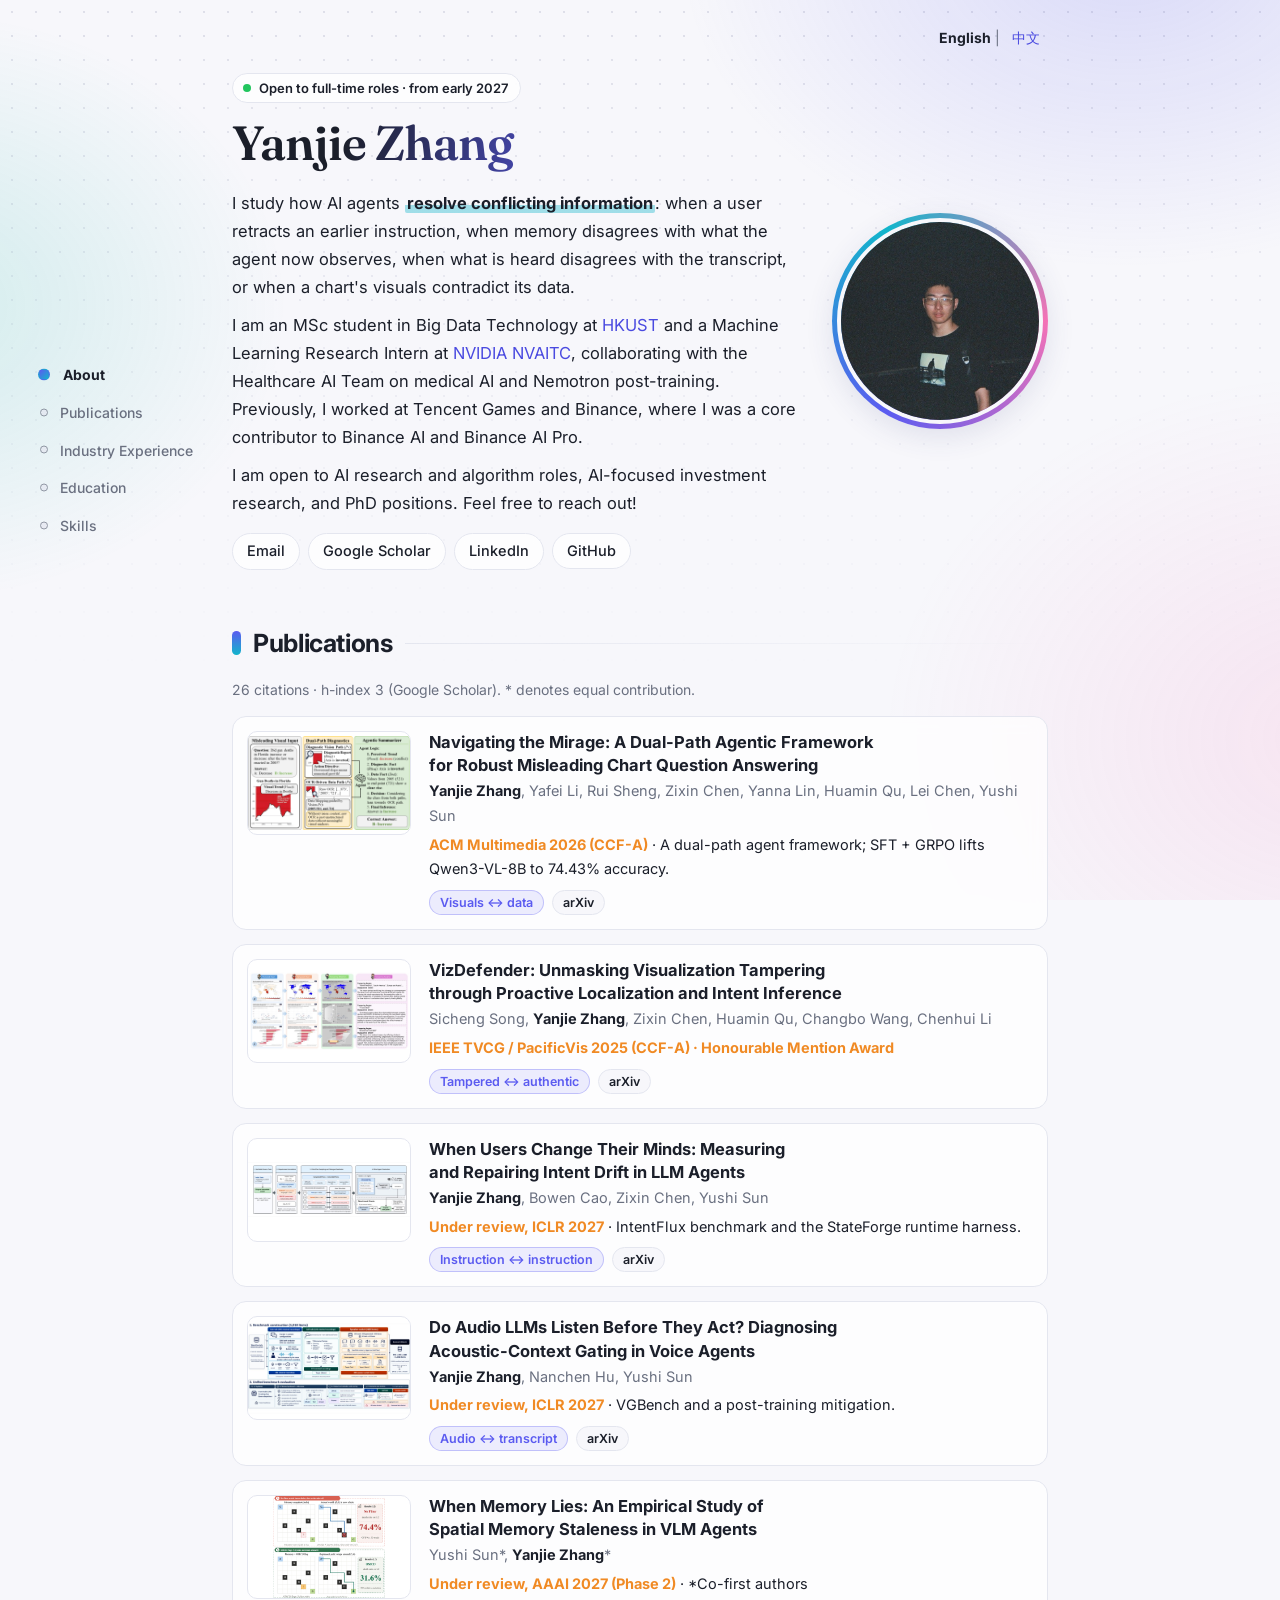
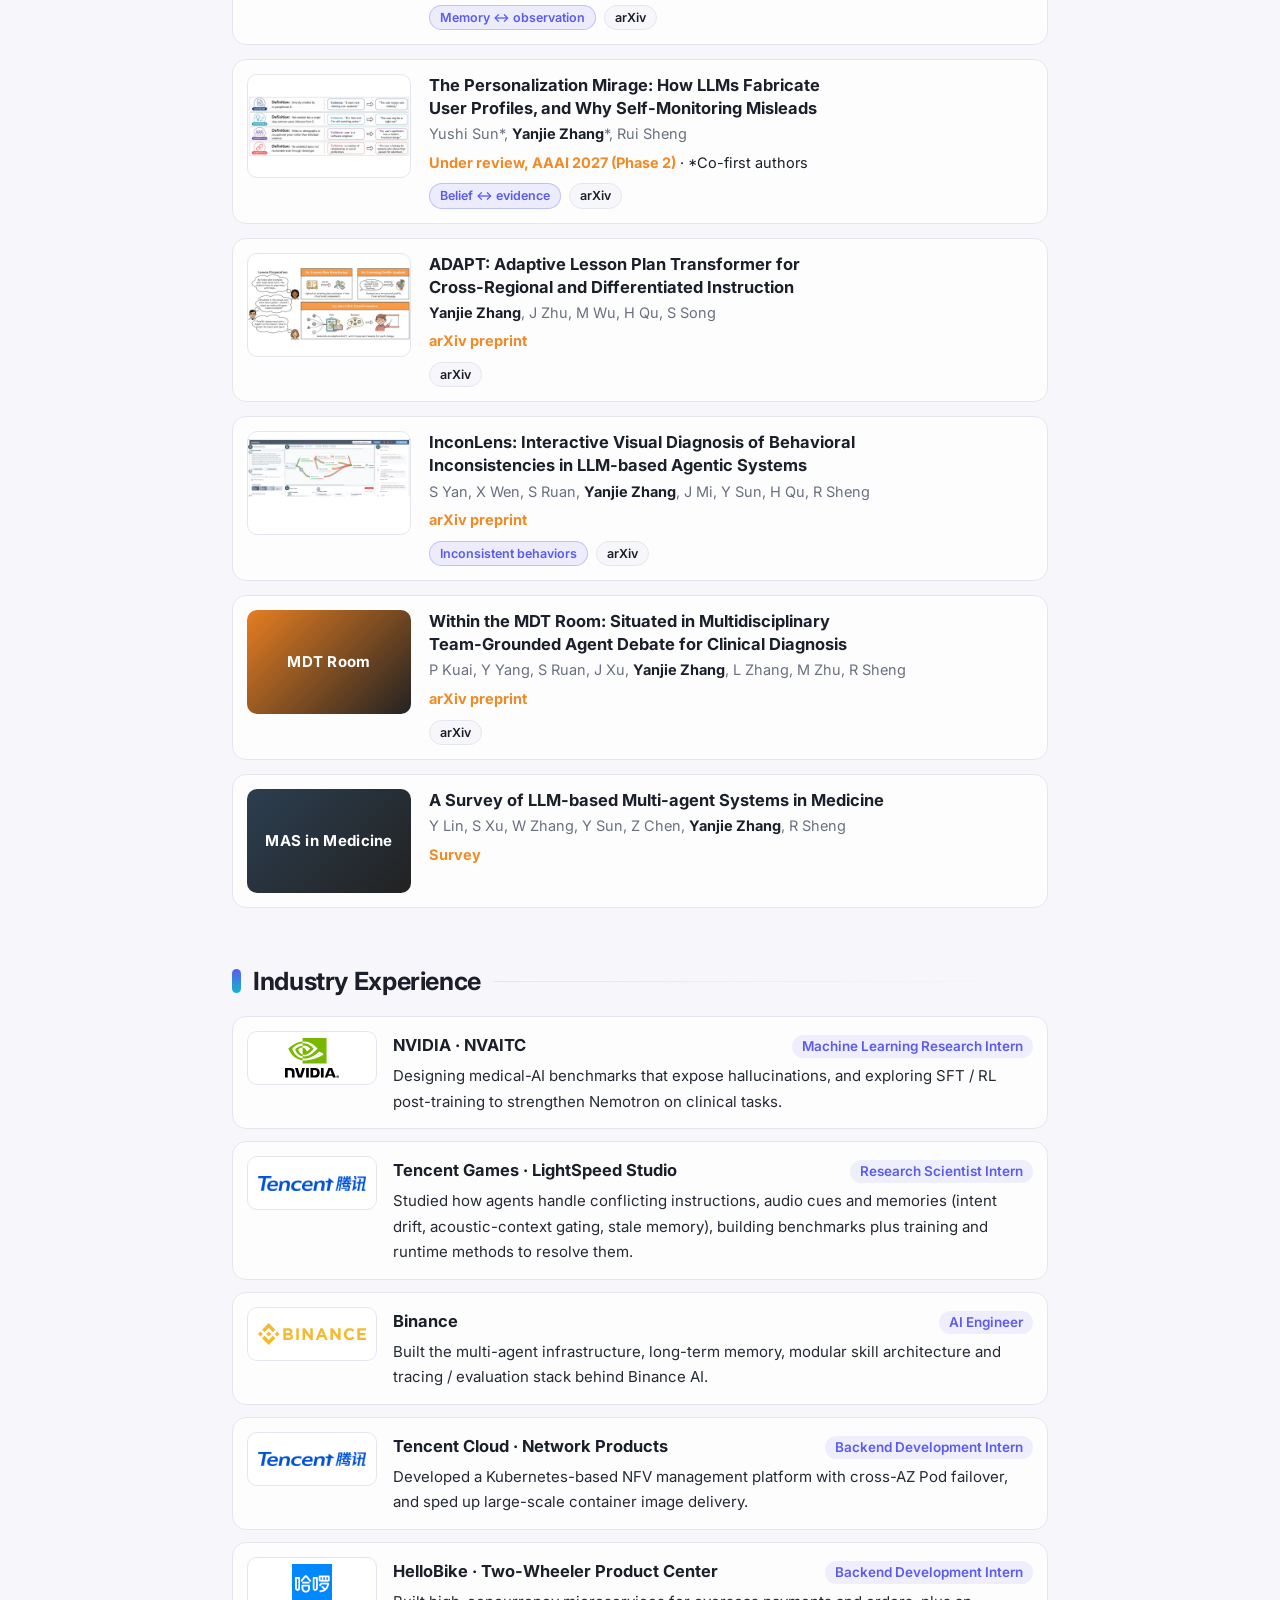
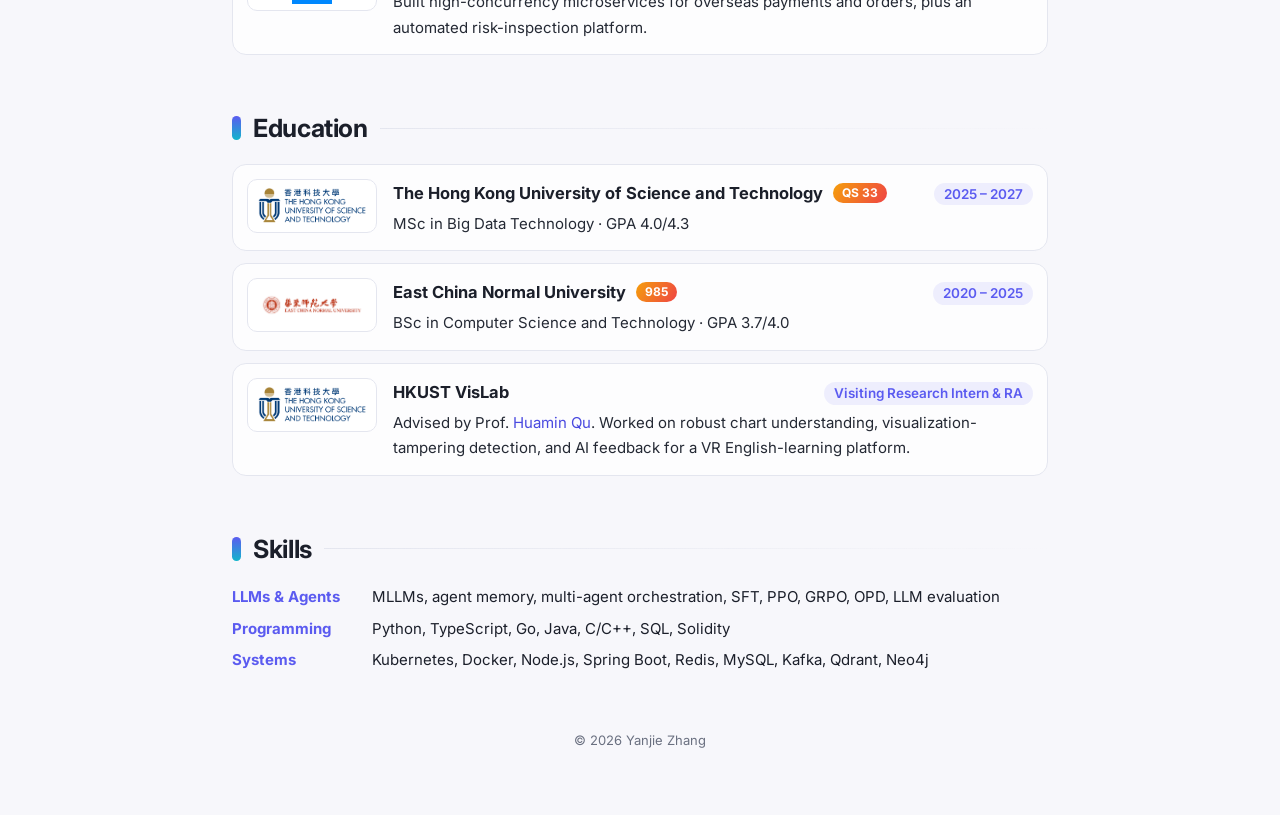
<file: index.html>
<!doctype html>
<html lang="en"><head><meta charset="utf-8"><meta name="viewport" content="width=device-width,initial-scale=1">
<title>Yanjie Zhang</title>
<meta name="description" content="Yanjie Zhang — researching how AI agents resolve conflicting information. MSc at HKUST, research intern at NVIDIA NVAITC.">
<link rel="preconnect" href="https://fonts.googleapis.com"><link rel="preconnect" href="https://fonts.gstatic.com" crossorigin><link rel="stylesheet" href="https://fonts.googleapis.com/css2?family=Fraunces:opsz,wght@9..144,600&family=Inter:wght@400;500;600;700&display=swap"><link rel="stylesheet" href="assets/style.css"></head><body><div class="wrap">
<div class="lang"><b>English</b> | <a href="zh/">中文</a></div>
<div class="intro"><div class="text"><div class="status"><i></i>Open to full-time roles · from early 2027</div><h1>Yanjie Zhang</h1>
<p>I study how AI agents <b class='hl'>resolve conflicting information</b>: when a user retracts an earlier instruction, when memory disagrees with what the agent now observes, when what is heard disagrees with the transcript, or when a chart's visuals contradict its data.</p>
<p>I am an MSc student in Big Data Technology at <a href='https://hkust.edu.hk'>HKUST</a> and a Machine Learning Research Intern at <a href='https://www.nvidia.com'>NVIDIA NVAITC</a>, collaborating with the Healthcare AI Team on medical AI and Nemotron post-training. Previously, I worked at Tencent Games and Binance, where I was a core contributor to Binance AI and Binance AI Pro.</p>
<p>I am open to AI research and algorithm roles, AI-focused investment research, and PhD positions. Feel free to reach out!</p>
<div class="links"><a href="mailto:yjzhang416@gmail.com">Email</a><a href="https://scholar.google.com/citations?user=QmD_SgkAAAAJ">Google Scholar</a><a href="https://www.linkedin.com/in/zhangyanjie/">LinkedIn</a><a href="https://github.com/doudouwer">GitHub</a></div></div>
<div class="avatar"><img src="assets/avatar.jpg" alt="Yanjie Zhang"></div></div>
<h2>Publications</h2>
<p class="meta">26 citations · h-index 3 (Google Scholar). * denotes equal contribution.</p>
<div class="pub"><div class="thumb img"><img src="assets/teasers/mirage.png" alt="MIRAGE" loading="lazy"></div><div><div class="t">Navigating the Mirage: A Dual-Path Agentic Framework for Robust Misleading Chart Question Answering</div><div class="a"><b>Yanjie Zhang</b>, Yafei Li, Rui Sheng, Zixin Chen, Yanna Lin, Huamin Qu, Lei Chen, Yushi Sun</div><div class="v"><em>ACM Multimedia 2026 (CCF-A)</em> · A dual-path agent framework; SFT + GRPO lifts Qwen3-VL-8B to 74.43% accuracy.</div><div class="l"><span class="tag" data-tip="A chart's visual trend says one thing, its underlying data another." tabindex="0">Visuals ↔ data</span><a href="https://arxiv.org/abs/2603.28583">arXiv</a></div></div></div><div class="pub"><div class="thumb img"><img src="assets/teasers/vizdefender.jpg" alt="VizDefender" loading="lazy"></div><div><div class="t">VizDefender: Unmasking Visualization Tampering through Proactive Localization and Intent Inference</div><div class="a">Sicheng Song, <b>Yanjie Zhang</b>, Zixin Chen, Huamin Qu, Changbo Wang, Chenhui Li</div><div class="v"><em>IEEE TVCG / PacificVis 2025 (CCF-A) · Honourable Mention Award</em></div><div class="l"><span class="tag" data-tip="The tampered chart contradicts the original; localize where and infer why." tabindex="0">Tampered ↔ authentic</span><a href="https://arxiv.org/abs/2512.18853">arXiv</a></div></div></div><div class="pub"><div class="thumb img"><img src="assets/teasers/intentflux.jpg" alt="IntentFlux" loading="lazy"></div><div><div class="t">When Users Change Their Minds: Measuring and Repairing Intent Drift in LLM Agents</div><div class="a"><b>Yanjie Zhang</b>, Bowen Cao, Zixin Chen, Yushi Sun</div><div class="v"><em>Under review, ICLR 2027</em> · IntentFlux benchmark and the StateForge runtime harness.</div><div class="l"><span class="tag" data-tip="The user's later instruction retracts or replaces an earlier one." tabindex="0">Instruction ↔ instruction</span><a href="https://arxiv.org/abs/2609.32520">arXiv</a></div></div></div><div class="pub"><div class="thumb img"><img src="assets/teasers/vgbench.jpg" alt="VGBench" loading="lazy"></div><div><div class="t">Do Audio LLMs Listen Before They Act? Diagnosing Acoustic-Context Gating in Voice Agents</div><div class="a"><b>Yanjie Zhang</b>, Nanchen Hu, Yushi Sun</div><div class="v"><em>Under review, ICLR 2027</em> · VGBench and a post-training mitigation.</div><div class="l"><span class="tag" data-tip="The transcript says "act", the acoustic scene says "not for me"." tabindex="0">Audio ↔ transcript</span><a href="https://arxiv.org/abs/2609.32536">arXiv</a></div></div></div><div class="pub"><div class="thumb img"><img src="assets/teasers/memory.png" alt="When Memory Lies" loading="lazy"></div><div><div class="t">When Memory Lies: An Empirical Study of Spatial Memory Staleness in VLM Agents</div><div class="a">Yushi Sun*, <b>Yanjie Zhang</b>*</div><div class="v"><em>Under review, AAAI 2027 (Phase 2)</em> · *Co-first authors</div><div class="l"><span class="tag" data-tip="The agent's stored memory no longer matches what it now observes." tabindex="0">Memory ↔ observation</span><a href="https://arxiv.org/abs/2608.04574">arXiv</a></div></div></div><div class="pub"><div class="thumb img"><img src="assets/teasers/mirage2.jpg" alt="Personalization Mirage" loading="lazy"></div><div><div class="t">The Personalization Mirage: How LLMs Fabricate User Profiles, and Why Self-Monitoring Misleads</div><div class="a">Yushi Sun*, <b>Yanjie Zhang</b>*, Rui Sheng</div><div class="v"><em>Under review, AAAI 2027 (Phase 2)</em> · *Co-first authors</div><div class="l"><span class="tag" data-tip="The model's inferred profile goes beyond the evidence it was given." tabindex="0">Belief ↔ evidence</span><a href="https://arxiv.org/abs/2608.04570">arXiv</a></div></div></div><div class="pub"><div class="thumb img"><img src="assets/teasers/adapt.jpg" alt="ADAPT" loading="lazy"></div><div><div class="t">ADAPT: Adaptive Lesson Plan Transformer for Cross-Regional and Differentiated Instruction</div><div class="a"><b>Yanjie Zhang</b>, J Zhu, M Wu, H Qu, S Song</div><div class="v"><em>arXiv preprint</em></div><div class="l"><a href="https://arxiv.org/abs/2606.17633">arXiv</a></div></div></div><div class="pub"><div class="thumb img"><img src="assets/teasers/inconlens.png" alt="InconLens" loading="lazy"></div><div><div class="t">InconLens: Interactive Visual Diagnosis of Behavioral Inconsistencies in LLM-based Agentic Systems</div><div class="a">S Yan, X Wen, S Ruan, <b>Yanjie Zhang</b>, J Mi, Y Sun, H Qu, R Sheng</div><div class="v"><em>arXiv preprint</em></div><div class="l"><span class="tag" data-tip="The agent's behaviors across runs disagree with each other." tabindex="0">Inconsistent behaviors</span><a href="https://arxiv.org/abs/2603.28106">arXiv</a></div></div></div><div class="pub"><div class="thumb" style="background:linear-gradient(135deg,#e67e22,#222)">MDT Room</div><div><div class="t">Within the MDT Room: Situated in Multidisciplinary Team-Grounded Agent Debate for Clinical Diagnosis</div><div class="a">P Kuai, Y Yang, S Ruan, J Xu, <b>Yanjie Zhang</b>, L Zhang, M Zhu, R Sheng</div><div class="v"><em>arXiv preprint</em></div><div class="l"><a href="https://arxiv.org/abs/2603.28393">arXiv</a></div></div></div><div class="pub"><div class="thumb" style="background:linear-gradient(135deg,#2c3e50,#222)">MAS in Medicine</div><div><div class="t">A Survey of LLM-based Multi-agent Systems in Medicine</div><div class="a">Y Lin, S Xu, W Zhang, Y Sun, Z Chen, <b>Yanjie Zhang</b>, R Sheng</div><div class="v"><em>Survey</em></div><div class="l"></div></div></div>
<h2>Industry Experience</h2><div class="item"><div class="logo"><img src="assets/logos/nvidia.svg" alt=""></div><div class="body"><div class="h"><span class="n">NVIDIA · NVAITC</span><span class="r">Machine Learning Research Intern</span></div><p>Designing medical-AI benchmarks that expose hallucinations, and exploring SFT / RL post-training to strengthen Nemotron on clinical tasks.</p></div></div><div class="item"><div class="logo"><img src="assets/logos/tencent.svg" alt=""></div><div class="body"><div class="h"><span class="n">Tencent Games · LightSpeed Studio</span><span class="r">Research Scientist Intern</span></div><p>Studied how agents handle conflicting instructions, audio cues and memories (intent drift, acoustic-context gating, stale memory), building benchmarks plus training and runtime methods to resolve them.</p></div></div><div class="item"><div class="logo"><img src="assets/logos/binance.svg" alt=""></div><div class="body"><div class="h"><span class="n">Binance</span><span class="r">AI Engineer</span></div><p>Built the multi-agent infrastructure, long-term memory, modular skill architecture and tracing / evaluation stack behind Binance AI.</p></div></div><div class="item"><div class="logo"><img src="assets/logos/tencent.svg" alt=""></div><div class="body"><div class="h"><span class="n">Tencent Cloud · Network Products</span><span class="r">Backend Development Intern</span></div><p>Developed a Kubernetes-based NFV management platform with cross-AZ Pod failover, and sped up large-scale container image delivery.</p></div></div><div class="item"><div class="logo"><img src="assets/logos/hellobike.png" alt="HelloBike"></div><div class="body"><div class="h"><span class="n">HelloBike · Two-Wheeler Product Center</span><span class="r">Backend Development Intern</span></div><p>Built high-concurrency microservices for overseas payments and orders, plus an automated risk-inspection platform.</p></div></div>
<h2>Education</h2><div class="item"><div class="logo"><img src="assets/logos/hkust.png" alt="HKUST"></div><div class="body"><div class="h"><span class="n">The Hong Kong University of Science and Technology <span class="badge">QS 33</span></span><span class="r">2025 – 2027</span></div><p>MSc in Big Data Technology · GPA 4.0/4.3</p></div></div>
<div class="item"><div class="logo"><img src="assets/logos/ecnu.png" alt="ECNU"></div><div class="body"><div class="h"><span class="n">East China Normal University <span class="badge">985</span></span><span class="r">2020 – 2025</span></div><p>BSc in Computer Science and Technology · GPA 3.7/4.0</p></div></div>
<div class="item"><div class="logo"><img src="assets/logos/hkust.png" alt="HKUST"></div><div class="body"><div class="h"><span class="n">HKUST VisLab</span><span class="r">Visiting Research Intern & RA</span></div><p>Advised by Prof. <a href='https://huamin.org'>Huamin Qu</a>. Worked on robust chart understanding, visualization-tampering detection, and AI feedback for a VR English-learning platform.</p></div></div>
<h2>Skills</h2><div class="skills">
<p><b>LLMs &amp; Agents</b>MLLMs, agent memory, multi-agent orchestration, SFT, PPO, GRPO, OPD, LLM evaluation</p>
<p><b>Programming</b>Python, TypeScript, Go, Java, C/C++, SQL, Solidity</p>
<p><b>Systems</b>Kubernetes, Docker, Node.js, Spring Boot, Redis, MySQL, Kafka, Qdrant, Neo4j</p></div>
<footer>© 2026 Yanjie Zhang</footer></div><script src="assets/site.js"></script></body></html>
</file>
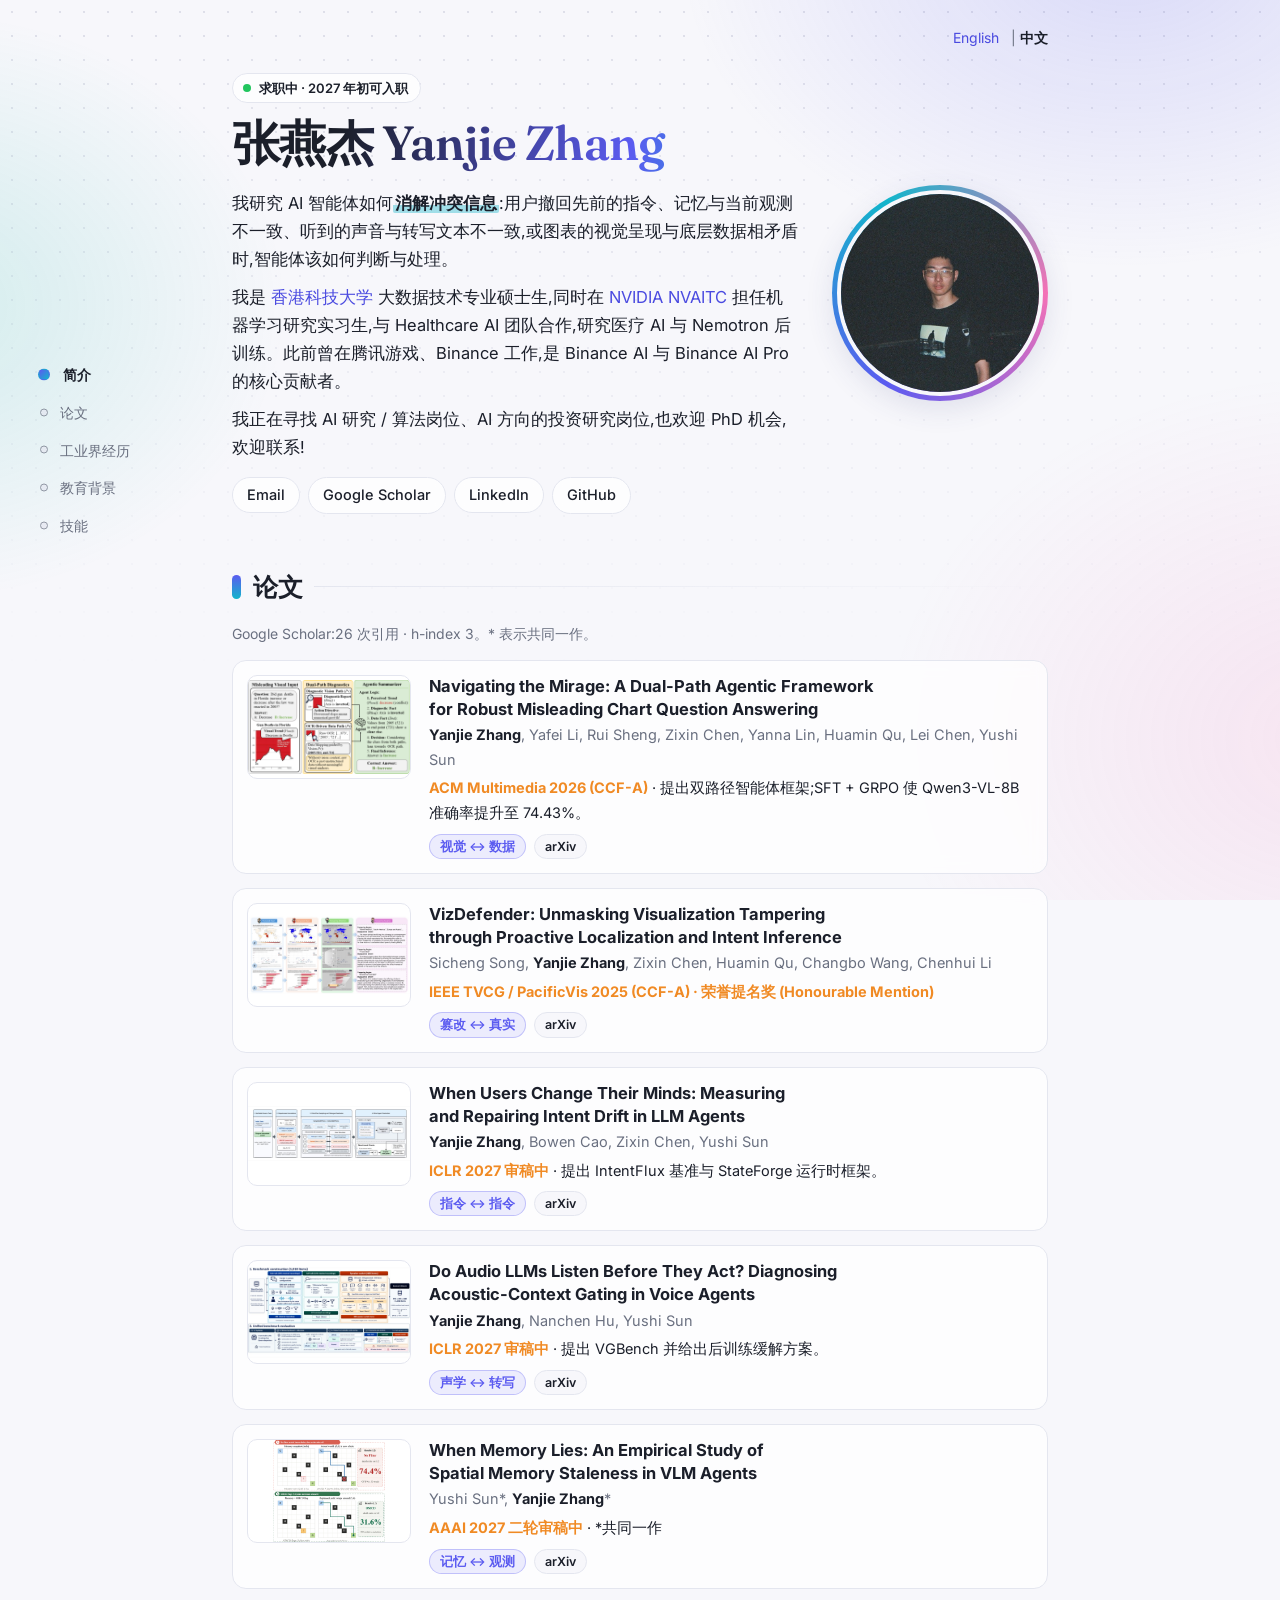
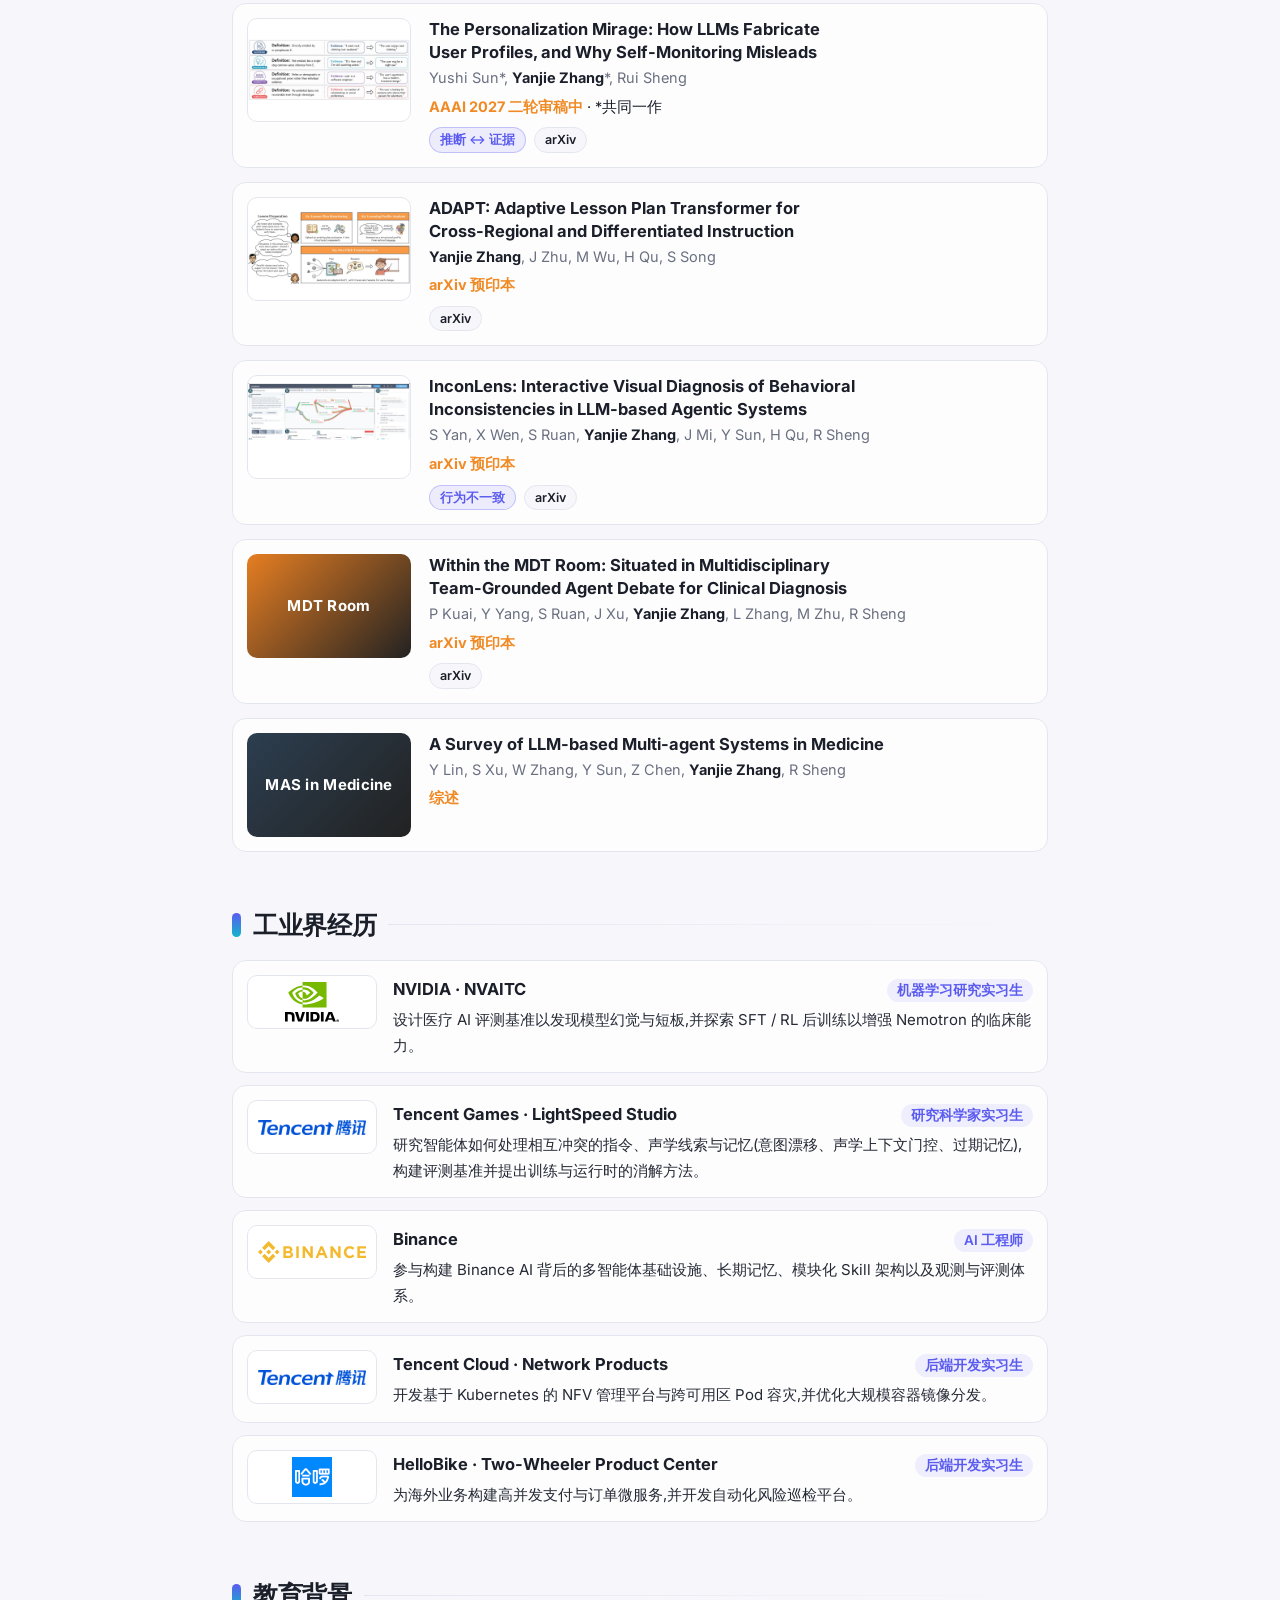
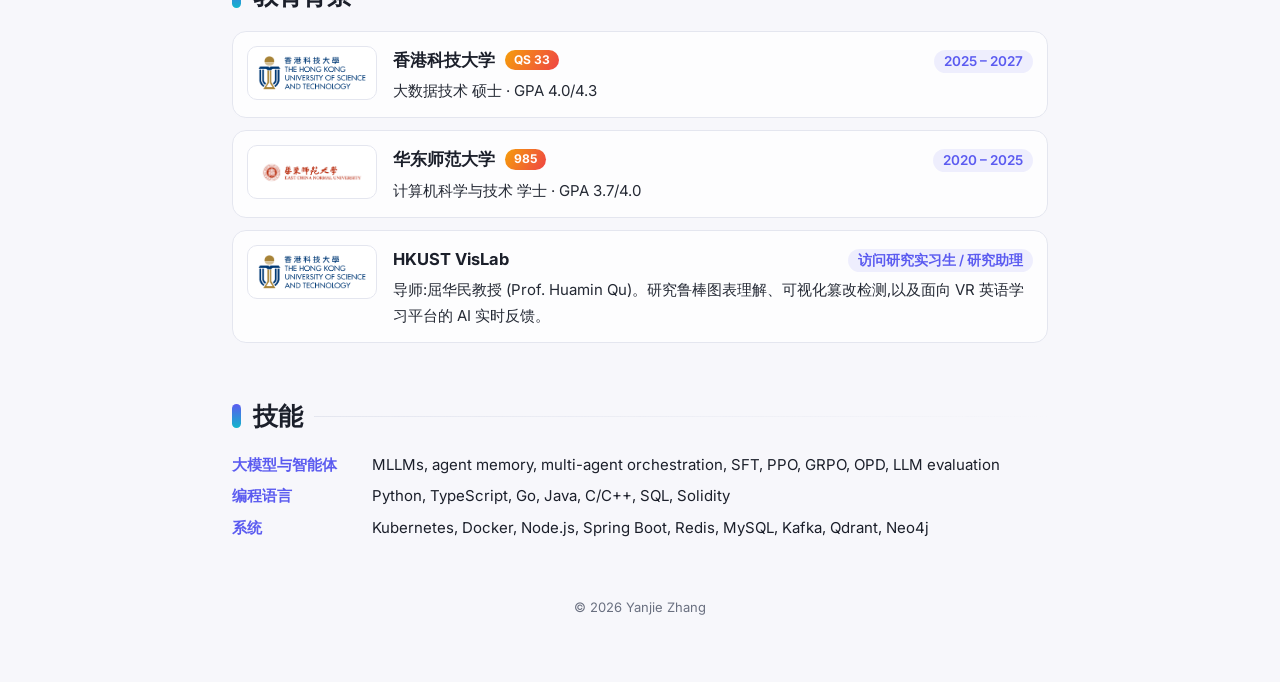
<file: zh/index.html>
<!doctype html>
<html lang="zh-CN"><head><meta charset="utf-8"><meta name="viewport" content="width=device-width,initial-scale=1">
<title>张燕杰 (Yanjie Zhang)</title>
<meta name="description" content="张燕杰 — 研究 AI 智能体如何消解冲突信息。港科大硕士生,NVIDIA NVAITC 研究实习生。">
<link rel="preconnect" href="https://fonts.googleapis.com"><link rel="preconnect" href="https://fonts.gstatic.com" crossorigin><link rel="stylesheet" href="https://fonts.googleapis.com/css2?family=Fraunces:opsz,wght@9..144,600&family=Inter:wght@400;500;600;700&display=swap"><link rel="stylesheet" href="../assets/style.css"></head><body><div class="wrap">
<div class="lang"><a href="../">English</a> | <b>中文</b></div>
<div class="intro"><div class="text"><div class="status"><i></i>求职中 · 2027 年初可入职</div><h1>张燕杰 Yanjie Zhang</h1>
<p>我研究 AI 智能体如何<b class='hl'>消解冲突信息</b>:用户撤回先前的指令、记忆与当前观测不一致、听到的声音与转写文本不一致,或图表的视觉呈现与底层数据相矛盾时,智能体该如何判断与处理。</p>
<p>我是 <a href='https://hkust.edu.hk'>香港科技大学</a> 大数据技术专业硕士生,同时在 <a href='https://www.nvidia.com'>NVIDIA NVAITC</a> 担任机器学习研究实习生,与 Healthcare AI 团队合作,研究医疗 AI 与 Nemotron 后训练。此前曾在腾讯游戏、Binance 工作,是 Binance AI 与 Binance AI Pro 的核心贡献者。</p>
<p>我正在寻找 AI 研究 / 算法岗位、AI 方向的投资研究岗位,也欢迎 PhD 机会,欢迎联系!</p>
<div class="links"><a href="mailto:yjzhang416@gmail.com">Email</a><a href="https://scholar.google.com/citations?user=QmD_SgkAAAAJ">Google Scholar</a><a href="https://www.linkedin.com/in/zhangyanjie/">LinkedIn</a><a href="https://github.com/doudouwer">GitHub</a></div></div>
<div class="avatar"><img src="../assets/avatar.jpg" alt="Yanjie Zhang"></div></div>
<h2>论文</h2>
<p class="meta">Google Scholar:26 次引用 · h-index 3。* 表示共同一作。</p>
<div class="pub"><div class="thumb img"><img src="../assets/teasers/mirage.png" alt="MIRAGE" loading="lazy"></div><div><div class="t">Navigating the Mirage: A Dual-Path Agentic Framework for Robust Misleading Chart Question Answering</div><div class="a"><b>Yanjie Zhang</b>, Yafei Li, Rui Sheng, Zixin Chen, Yanna Lin, Huamin Qu, Lei Chen, Yushi Sun</div><div class="v"><em>ACM Multimedia 2026 (CCF-A)</em> · 提出双路径智能体框架;SFT + GRPO 使 Qwen3-VL-8B 准确率提升至 74.43%。</div><div class="l"><span class="tag" data-tip="图表的视觉趋势与底层数据说的不是一回事。" tabindex="0">视觉 ↔ 数据</span><a href="https://arxiv.org/abs/2603.28583">arXiv</a></div></div></div><div class="pub"><div class="thumb img"><img src="../assets/teasers/vizdefender.jpg" alt="VizDefender" loading="lazy"></div><div><div class="t">VizDefender: Unmasking Visualization Tampering through Proactive Localization and Intent Inference</div><div class="a">Sicheng Song, <b>Yanjie Zhang</b>, Zixin Chen, Huamin Qu, Changbo Wang, Chenhui Li</div><div class="v"><em>IEEE TVCG / PacificVis 2025 (CCF-A) · 荣誉提名奖 (Honourable Mention)</em></div><div class="l"><span class="tag" data-tip="被篡改的图表与原图相矛盾,需定位篡改处并推断意图。" tabindex="0">篡改 ↔ 真实</span><a href="https://arxiv.org/abs/2512.18853">arXiv</a></div></div></div><div class="pub"><div class="thumb img"><img src="../assets/teasers/intentflux.jpg" alt="IntentFlux" loading="lazy"></div><div><div class="t">When Users Change Their Minds: Measuring and Repairing Intent Drift in LLM Agents</div><div class="a"><b>Yanjie Zhang</b>, Bowen Cao, Zixin Chen, Yushi Sun</div><div class="v"><em>ICLR 2027 审稿中</em> · 提出 IntentFlux 基准与 StateForge 运行时框架。</div><div class="l"><span class="tag" data-tip="用户后来的指令撤回或取代了先前的指令。" tabindex="0">指令 ↔ 指令</span><a href="https://arxiv.org/abs/2609.32520">arXiv</a></div></div></div><div class="pub"><div class="thumb img"><img src="../assets/teasers/vgbench.jpg" alt="VGBench" loading="lazy"></div><div><div class="t">Do Audio LLMs Listen Before They Act? Diagnosing Acoustic-Context Gating in Voice Agents</div><div class="a"><b>Yanjie Zhang</b>, Nanchen Hu, Yushi Sun</div><div class="v"><em>ICLR 2027 审稿中</em> · 提出 VGBench 并给出后训练缓解方案。</div><div class="l"><span class="tag" data-tip="转写文本说“执行”,声学场景却说“不是对你说的”。" tabindex="0">声学 ↔ 转写</span><a href="https://arxiv.org/abs/2609.32536">arXiv</a></div></div></div><div class="pub"><div class="thumb img"><img src="../assets/teasers/memory.png" alt="When Memory Lies" loading="lazy"></div><div><div class="t">When Memory Lies: An Empirical Study of Spatial Memory Staleness in VLM Agents</div><div class="a">Yushi Sun*, <b>Yanjie Zhang</b>*</div><div class="v"><em>AAAI 2027 二轮审稿中</em> · *共同一作</div><div class="l"><span class="tag" data-tip="智能体存储的记忆与它当前的观测不再一致。" tabindex="0">记忆 ↔ 观测</span><a href="https://arxiv.org/abs/2608.04574">arXiv</a></div></div></div><div class="pub"><div class="thumb img"><img src="../assets/teasers/mirage2.jpg" alt="Personalization Mirage" loading="lazy"></div><div><div class="t">The Personalization Mirage: How LLMs Fabricate User Profiles, and Why Self-Monitoring Misleads</div><div class="a">Yushi Sun*, <b>Yanjie Zhang</b>*, Rui Sheng</div><div class="v"><em>AAAI 2027 二轮审稿中</em> · *共同一作</div><div class="l"><span class="tag" data-tip="模型推断出的用户画像超出了它拿到的证据。" tabindex="0">推断 ↔ 证据</span><a href="https://arxiv.org/abs/2608.04570">arXiv</a></div></div></div><div class="pub"><div class="thumb img"><img src="../assets/teasers/adapt.jpg" alt="ADAPT" loading="lazy"></div><div><div class="t">ADAPT: Adaptive Lesson Plan Transformer for Cross-Regional and Differentiated Instruction</div><div class="a"><b>Yanjie Zhang</b>, J Zhu, M Wu, H Qu, S Song</div><div class="v"><em>arXiv 预印本</em></div><div class="l"><a href="https://arxiv.org/abs/2606.17633">arXiv</a></div></div></div><div class="pub"><div class="thumb img"><img src="../assets/teasers/inconlens.png" alt="InconLens" loading="lazy"></div><div><div class="t">InconLens: Interactive Visual Diagnosis of Behavioral Inconsistencies in LLM-based Agentic Systems</div><div class="a">S Yan, X Wen, S Ruan, <b>Yanjie Zhang</b>, J Mi, Y Sun, H Qu, R Sheng</div><div class="v"><em>arXiv 预印本</em></div><div class="l"><span class="tag" data-tip="智能体在不同运行中的行为相互矛盾。" tabindex="0">行为不一致</span><a href="https://arxiv.org/abs/2603.28106">arXiv</a></div></div></div><div class="pub"><div class="thumb" style="background:linear-gradient(135deg,#e67e22,#222)">MDT Room</div><div><div class="t">Within the MDT Room: Situated in Multidisciplinary Team-Grounded Agent Debate for Clinical Diagnosis</div><div class="a">P Kuai, Y Yang, S Ruan, J Xu, <b>Yanjie Zhang</b>, L Zhang, M Zhu, R Sheng</div><div class="v"><em>arXiv 预印本</em></div><div class="l"><a href="https://arxiv.org/abs/2603.28393">arXiv</a></div></div></div><div class="pub"><div class="thumb" style="background:linear-gradient(135deg,#2c3e50,#222)">MAS in Medicine</div><div><div class="t">A Survey of LLM-based Multi-agent Systems in Medicine</div><div class="a">Y Lin, S Xu, W Zhang, Y Sun, Z Chen, <b>Yanjie Zhang</b>, R Sheng</div><div class="v"><em>综述</em></div><div class="l"></div></div></div>
<h2>工业界经历</h2><div class="item"><div class="logo"><img src="../assets/logos/nvidia.svg" alt=""></div><div class="body"><div class="h"><span class="n">NVIDIA · NVAITC</span><span class="r">机器学习研究实习生</span></div><p>设计医疗 AI 评测基准以发现模型幻觉与短板,并探索 SFT / RL 后训练以增强 Nemotron 的临床能力。</p></div></div><div class="item"><div class="logo"><img src="../assets/logos/tencent.svg" alt=""></div><div class="body"><div class="h"><span class="n">Tencent Games · LightSpeed Studio</span><span class="r">研究科学家实习生</span></div><p>研究智能体如何处理相互冲突的指令、声学线索与记忆(意图漂移、声学上下文门控、过期记忆),构建评测基准并提出训练与运行时的消解方法。</p></div></div><div class="item"><div class="logo"><img src="../assets/logos/binance.svg" alt=""></div><div class="body"><div class="h"><span class="n">Binance</span><span class="r">AI 工程师</span></div><p>参与构建 Binance AI 背后的多智能体基础设施、长期记忆、模块化 Skill 架构以及观测与评测体系。</p></div></div><div class="item"><div class="logo"><img src="../assets/logos/tencent.svg" alt=""></div><div class="body"><div class="h"><span class="n">Tencent Cloud · Network Products</span><span class="r">后端开发实习生</span></div><p>开发基于 Kubernetes 的 NFV 管理平台与跨可用区 Pod 容灾,并优化大规模容器镜像分发。</p></div></div><div class="item"><div class="logo"><img src="../assets/logos/hellobike.png" alt="HelloBike"></div><div class="body"><div class="h"><span class="n">HelloBike · Two-Wheeler Product Center</span><span class="r">后端开发实习生</span></div><p>为海外业务构建高并发支付与订单微服务,并开发自动化风险巡检平台。</p></div></div>
<h2>教育背景</h2><div class="item"><div class="logo"><img src="../assets/logos/hkust.png" alt="HKUST"></div><div class="body"><div class="h"><span class="n">香港科技大学 <span class="badge">QS 33</span></span><span class="r">2025 – 2027</span></div><p>大数据技术 硕士 · GPA 4.0/4.3</p></div></div>
<div class="item"><div class="logo"><img src="../assets/logos/ecnu.png" alt="ECNU"></div><div class="body"><div class="h"><span class="n">华东师范大学 <span class="badge">985</span></span><span class="r">2020 – 2025</span></div><p>计算机科学与技术 学士 · GPA 3.7/4.0</p></div></div>
<div class="item"><div class="logo"><img src="../assets/logos/hkust.png" alt="HKUST"></div><div class="body"><div class="h"><span class="n">HKUST VisLab</span><span class="r">访问研究实习生 / 研究助理</span></div><p>导师:屈华民教授 (Prof. Huamin Qu)。研究鲁棒图表理解、可视化篡改检测,以及面向 VR 英语学习平台的 AI 实时反馈。</p></div></div>
<h2>技能</h2><div class="skills">
<p><b>大模型与智能体</b>MLLMs, agent memory, multi-agent orchestration, SFT, PPO, GRPO, OPD, LLM evaluation</p>
<p><b>编程语言</b>Python, TypeScript, Go, Java, C/C++, SQL, Solidity</p>
<p><b>系统</b>Kubernetes, Docker, Node.js, Spring Boot, Redis, MySQL, Kafka, Qdrant, Neo4j</p></div>
<footer>© 2026 Yanjie Zhang</footer></div><script src="../assets/site.js"></script></body></html>
</file>
<file: assets/style.css>
:root{
  --bg:#f7f7fb;--fg:#1b1f2a;--muted:#6a7080;--panel:rgba(255,255,255,.72);--line:#e4e6ef;
  --a1:#5b5bf0;--a2:#12b5cb;--link:#4a4ae0;--hl:#f08a24;--card:#f0f1f8;
  --b1:rgba(99,102,241,.20);--b2:rgba(20,184,166,.16);--b3:rgba(244,114,182,.14);--dot:rgba(90,95,140,.16);
  --shadow:0 8px 28px rgba(60,66,120,.12)
}
@media(prefers-color-scheme:dark){:root{
  --bg:#0b0e1a;--fg:#e8eaf3;--muted:#9aa1b5;--panel:rgba(24,28,46,.72);--line:#252a40;
  --a1:#8b8bff;--a2:#4fd6e6;--link:#9aa0ff;--hl:#ffb15c;--card:#161a2c;
  --b1:rgba(99,102,241,.28);--b2:rgba(20,184,166,.18);--b3:rgba(236,72,153,.14);--dot:rgba(160,170,230,.14);
  --shadow:0 10px 30px rgba(0,0,0,.45)}}
*{box-sizing:border-box}
html{scroll-behavior:smooth;scroll-padding-top:20px}
::selection{background:var(--a1);color:#fff}
body{margin:0;background:var(--bg);color:var(--fg);font:16.5px/1.7 Inter,"Helvetica Neue",Arial,"PingFang SC","Hiragino Sans GB","Microsoft YaHei",sans-serif;-webkit-font-smoothing:antialiased;position:relative;min-height:100vh}
body::before{content:"";position:fixed;inset:0;z-index:-2;pointer-events:none;
  background:radial-gradient(640px 460px at 88% -6%,var(--b1),transparent 70%),radial-gradient(520px 420px at -6% 34%,var(--b2),transparent 70%),radial-gradient(640px 520px at 104% 82%,var(--b3),transparent 70%);
  animation:drift 40s ease-in-out infinite alternate}
body::after{content:"";position:fixed;inset:0;z-index:-1;pointer-events:none;
  background-image:radial-gradient(circle,var(--dot) 1px,transparent 1.2px);background-size:24px 24px;
  -webkit-mask-image:linear-gradient(180deg,#000,transparent 75%);mask-image:linear-gradient(180deg,#000,transparent 75%)}
@keyframes drift{from{background-position:0 0,0 0,0 0}to{background-position:30px 20px,-24px 30px,-30px -20px}}
a{color:var(--link);text-decoration:none;transition:color .15s}a:hover{color:var(--a2)}
.wrap{max-width:860px;margin:0 auto;padding:26px 22px 64px}
.lang{text-align:right;font-size:14px;color:var(--muted)}
.lang b{color:var(--fg)}
.lang a{padding:2px 8px;border-radius:999px}.lang a:hover{background:var(--card)}
.intro{display:flex;gap:34px;align-items:center;margin:22px 0 6px}
.intro .text{flex:1}
.avatar{position:relative;flex:0 0 auto;width:216px;height:216px;border-radius:50%;padding:5px;background:conic-gradient(from 210deg,var(--a1),var(--a2),#f472b6,var(--a1));box-shadow:var(--shadow)}
.avatar img{width:100%;height:100%;border-radius:50%;object-fit:cover;display:block;border:4px solid var(--bg)}
.status{display:inline-flex;align-items:center;gap:8px;font-size:13px;font-weight:600;color:var(--fg);background:var(--panel);border:1px solid var(--line);border-radius:999px;padding:3px 12px 3px 10px;margin-bottom:10px;backdrop-filter:blur(6px)}
.status i{width:8px;height:8px;border-radius:50%;background:#22c55e;box-shadow:0 0 0 0 rgba(34,197,94,.6);animation:ping 2s infinite}
@keyframes ping{70%{box-shadow:0 0 0 8px rgba(34,197,94,0)}100%{box-shadow:0 0 0 0 rgba(34,197,94,0)}}
h1{font-family:Fraunces,"Songti SC","Noto Serif SC",Georgia,serif;font-size:48px;line-height:1.25;padding-bottom:.12em;font-weight:600;letter-spacing:-.02em;margin:0 0 6px;
  background:linear-gradient(100deg,var(--fg) 20%,var(--a1) 70%,var(--a2));-webkit-background-clip:text;background-clip:text;color:transparent;text-wrap:balance}
.text p{margin:10px 0;font-size:16.5px}
.hl{font-weight:700;color:var(--fg);background:linear-gradient(transparent 58%,color-mix(in srgb,var(--a2) 38%,transparent) 58%);padding:0 2px;border-radius:2px}
.links{margin-top:16px;display:flex;flex-wrap:wrap;gap:8px;font-size:14.5px}
.links a{padding:5px 14px;border:1px solid var(--line);border-radius:999px;background:var(--panel);color:var(--fg);font-weight:500;transition:.18s;backdrop-filter:blur(6px)}
.links a:hover{border-color:var(--a1);color:var(--a1);transform:translateY(-2px);box-shadow:var(--shadow)}
h2{font-size:25px;font-weight:700;letter-spacing:-.015em;margin:52px 0 14px;display:flex;align-items:center;gap:12px}
h2::before{content:"";width:9px;height:24px;border-radius:5px;background:linear-gradient(180deg,var(--a1),var(--a2))}
h2::after{content:"";flex:1;height:1px;background:linear-gradient(90deg,var(--line),transparent)}
p{margin:8px 0}
.meta{font-size:14px;color:var(--muted)}
/* publications */
.pub{display:flex;gap:18px;align-items:flex-start;margin:14px 0;padding:14px;background:var(--panel);border:1px solid var(--line);border-radius:14px;backdrop-filter:blur(8px);transition:transform .22s,box-shadow .22s,border-color .22s}
.pub:hover{transform:translateY(-3px);box-shadow:var(--shadow);border-color:color-mix(in srgb,var(--a1) 45%,var(--line))}
.thumb{flex:0 0 164px;height:104px;border-radius:10px;display:flex;align-items:center;justify-content:center;color:#fff;font-weight:700;font-size:15px;text-align:center;padding:6px;letter-spacing:.3px}
.thumb.img{background:#fff;border:1px solid var(--line);padding:0;overflow:hidden;cursor:zoom-in}
.thumb img{width:100%;height:100%;object-fit:contain;transition:transform .35s}
.pub:hover .thumb.img img{transform:scale(1.07)}
.pub .t{font-weight:700;font-size:16.5px;line-height:1.4;text-wrap:balance}
.pub .a{font-size:14.5px;color:var(--muted);margin-top:2px}
.pub .a b{color:var(--fg);font-weight:700}
.pub .v{font-size:14.5px;margin-top:4px}
.pub .v em{font-style:normal;font-weight:700;color:var(--hl)}
.pub .l{margin-top:8px;font-size:14px;display:flex;flex-wrap:wrap;gap:8px;align-items:center}
.tag{display:inline-block;font-size:12.5px;font-weight:600;padding:1px 10px;border-radius:999px;color:var(--a1);background:color-mix(in srgb,var(--a1) 10%,transparent);border:1px solid color-mix(in srgb,var(--a1) 30%,transparent);position:relative;cursor:help}
.l>a{font-size:12.5px;font-weight:600;padding:1px 10px;border-radius:999px;border:1px solid var(--line);color:var(--fg);background:var(--bg)}
.l>a:hover{border-color:var(--a2);color:var(--a2)}
.tag[data-tip]::after{content:attr(data-tip);position:absolute;left:0;bottom:calc(100% + 8px);width:240px;background:var(--fg);color:var(--bg);font-weight:400;font-size:12.5px;line-height:1.45;padding:7px 10px;border-radius:9px;opacity:0;transform:translateY(4px);pointer-events:none;transition:.18s;z-index:5;white-space:normal}
.tag[data-tip]:hover::after,.tag[data-tip]:focus::after{opacity:1;transform:none}
/* experience / education */
.item{display:flex;gap:16px;align-items:flex-start;margin:12px 0;padding:14px;background:var(--panel);border:1px solid var(--line);border-radius:14px;backdrop-filter:blur(8px);transition:transform .22s,box-shadow .22s,border-color .22s}
.item:hover{transform:translateY(-2px);box-shadow:var(--shadow);border-color:color-mix(in srgb,var(--a1) 45%,var(--line))}
.item .logo{flex:0 0 130px;height:54px;background:#fff;border:1px solid var(--line);border-radius:10px;padding:6px 10px;display:flex;align-items:center;justify-content:center;transition:transform .22s}
.item:hover .logo{transform:scale(1.04)}
.item .logo img{max-width:100%;max-height:100%;width:auto;height:auto;object-fit:contain}
.item .logo span{font-size:13px;font-weight:700;color:#444}
.item .body{flex:1;min-width:0}
.item .h{display:flex;justify-content:space-between;gap:10px;flex-wrap:wrap;align-items:baseline}
.item .h .n{font-weight:700;font-size:16.5px}
.item .h .r{color:var(--a1);font-size:13.5px;font-weight:600;background:color-mix(in srgb,var(--a1) 9%,transparent);border-radius:999px;padding:0 10px}
.item p{font-size:15px;margin:4px 0 0;color:color-mix(in srgb,var(--fg) 88%,var(--muted))}
.badge{display:inline-block;font-size:12px;font-weight:700;color:#fff;background:linear-gradient(120deg,#f59e0b,#ef4444);border-radius:999px;padding:0 9px;margin-left:6px;vertical-align:2px}
.skills p{font-size:15px;margin:6px 0}
.skills b{display:inline-block;min-width:140px;color:var(--a1)}
footer{margin-top:56px;color:var(--muted);font-size:13px;text-align:center}
/* side nav */
.side{position:fixed;left:max(20px,calc((100vw - 860px)/2 - 170px));top:50%;transform:translateY(-50%);display:none;flex-direction:column;gap:2px;z-index:10}
.side a{display:flex;align-items:center;gap:12px;padding:6px 0;font-size:14px;font-weight:500;color:var(--muted)}
.side a i{width:8px;height:8px;border-radius:50%;background:var(--line);border:1px solid var(--muted);opacity:.7;transition:.2s;flex:none}
.side a span{transition:.2s}
.side a:hover{color:var(--fg)}
.side a.on{color:var(--fg);font-weight:700}
.side a.on i{background:linear-gradient(135deg,var(--a1),var(--a2));border-color:transparent;opacity:1;transform:scale(1.5)}
.side a.on span{transform:translateX(3px)}
.side{display:flex}
@media(max-width:1179px){
  .side{left:0;right:0;top:0;transform:none;flex-direction:row;gap:4px;padding:8px 12px;overflow-x:auto;scrollbar-width:none;background:color-mix(in srgb,var(--bg) 82%,transparent);backdrop-filter:blur(10px);-webkit-backdrop-filter:blur(10px);border-bottom:1px solid var(--line)}
  .side::-webkit-scrollbar{display:none}
  .side a{flex:none;padding:4px 12px;border-radius:999px;font-size:13.5px;white-space:nowrap}
  .side a i{display:none}
  .side a.on{background:color-mix(in srgb,var(--a1) 14%,transparent);color:var(--a1)}
  .side a.on span{transform:none}
  body{padding-top:48px}
  html{scroll-padding-top:60px}
}
/* reveal + lightbox */
.reveal{opacity:0;transform:translateY(16px);transition:opacity .6s,transform .6s}
.reveal.in{opacity:1;transform:none}
.lb{position:fixed;inset:0;background:rgba(8,10,20,.84);backdrop-filter:blur(4px);display:flex;align-items:center;justify-content:center;z-index:50;cursor:zoom-out;opacity:0;pointer-events:none;transition:opacity .2s;padding:20px}
.lb.on{opacity:1;pointer-events:auto}
.lb img{max-width:min(1100px,100%);max-height:90vh;background:#fff;border-radius:12px}
@media(max-width:700px){
  .intro{flex-direction:column-reverse;align-items:flex-start;gap:22px}
  .avatar{width:168px;height:168px}
  h1{font-size:38px}
  .pub{flex-direction:column}.thumb{flex:none;width:100%}.thumb.img{height:auto;aspect-ratio:16/9}
  .item{flex-direction:column;gap:10px}.item .logo{flex:none;width:130px}
  .skills b{display:block;min-width:0}
}
@media(prefers-reduced-motion:reduce){body::before,.status i{animation:none}.reveal{opacity:1;transform:none;transition:none}.pub:hover,.item:hover{transform:none}.pub:hover .thumb.img img{transform:none}html{scroll-behavior:auto}}
</file>
